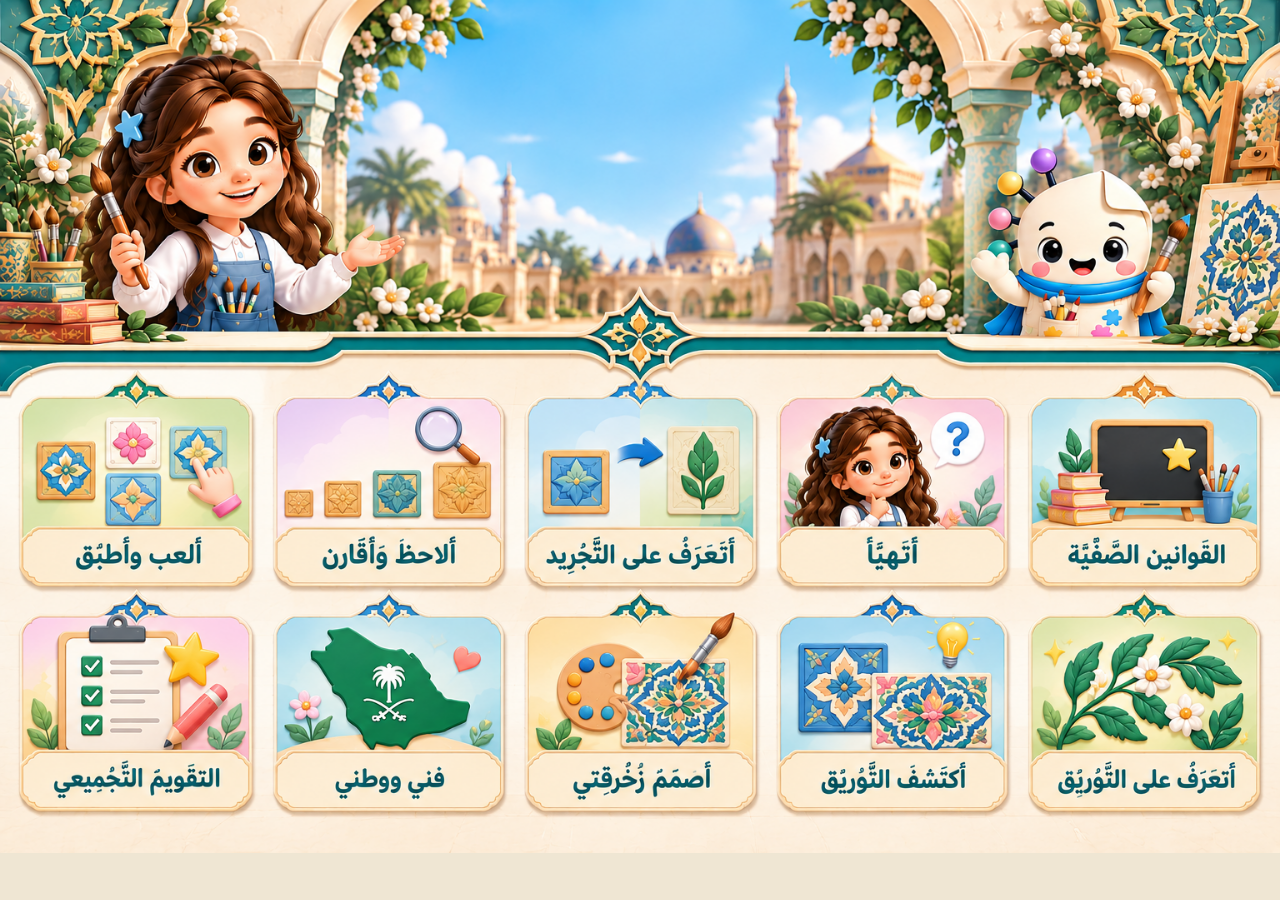
<file: index.html>
<!doctype html><html lang="ar" dir="rtl"><head><meta charset="utf-8"><meta name="viewport" content="width=device-width,initial-scale=1"><title>مجال الزخرفة</title><style>*{box-sizing:border-box}html,body{margin:0;min-height:100%;background:#efe6d3}.home{position:relative;width:100%;min-height:100vh}.home>img{width:100%;height:auto;display:block}.hotspots{position:absolute;inset:0}.hot{position:absolute;display:block;background:transparent;border:0;touch-action:manipulation;-webkit-tap-highlight-color:transparent}</style></head><body><div class="home"><img src="main-interface.png" alt="واجهة مجال الزخرفة"><div class="hotspots">
<a class="hot" href="rules.html" style="left:80.0%;top:46.0%;width:18.5%;height:23.5%" aria-label="القوانين الصفية"></a>
<a class="hot" href="warmup.html" style="left:60.8%;top:46.0%;width:18.0%;height:23.5%" aria-label="أتهيأ"></a>
<a class="hot" href="abstraction.html" style="left:41.2%;top:46.0%;width:18.0%;height:23.5%" aria-label="أتعرف على التجريد"></a>
<a class="hot" href="compare.html" style="left:21.5%;top:46.0%;width:18.0%;height:23.5%" aria-label="ألاحظ وأقارن"></a>
<a class="hot" href="game.html" style="left:1.5%;top:46.0%;width:18.5%;height:23.5%" aria-label="ألعب وأطبق"></a>
<a class="hot" href="tawreeq.html" style="left:80.0%;top:72.0%;width:18.5%;height:24.0%" aria-label="أتعرف على التوريق"></a>
<a class="hot" href="discover-tawreeq.html" style="left:60.8%;top:72.0%;width:18.0%;height:24.0%" aria-label="أكتشف التوريق"></a>
<a class="hot" href="design.html" style="left:41.2%;top:72.0%;width:18.0%;height:24.0%" aria-label="أصمم زخرفتي"></a>
<a class="hot" href="national.html" style="left:21.5%;top:72.0%;width:18.0%;height:24.0%" aria-label="فني ووطني"></a>
<a class="hot" href="assessment.html" style="left:1.5%;top:72.0%;width:18.5%;height:24.0%" aria-label="التقويم التجميعي"></a>
</div></div></body></html>
</file>
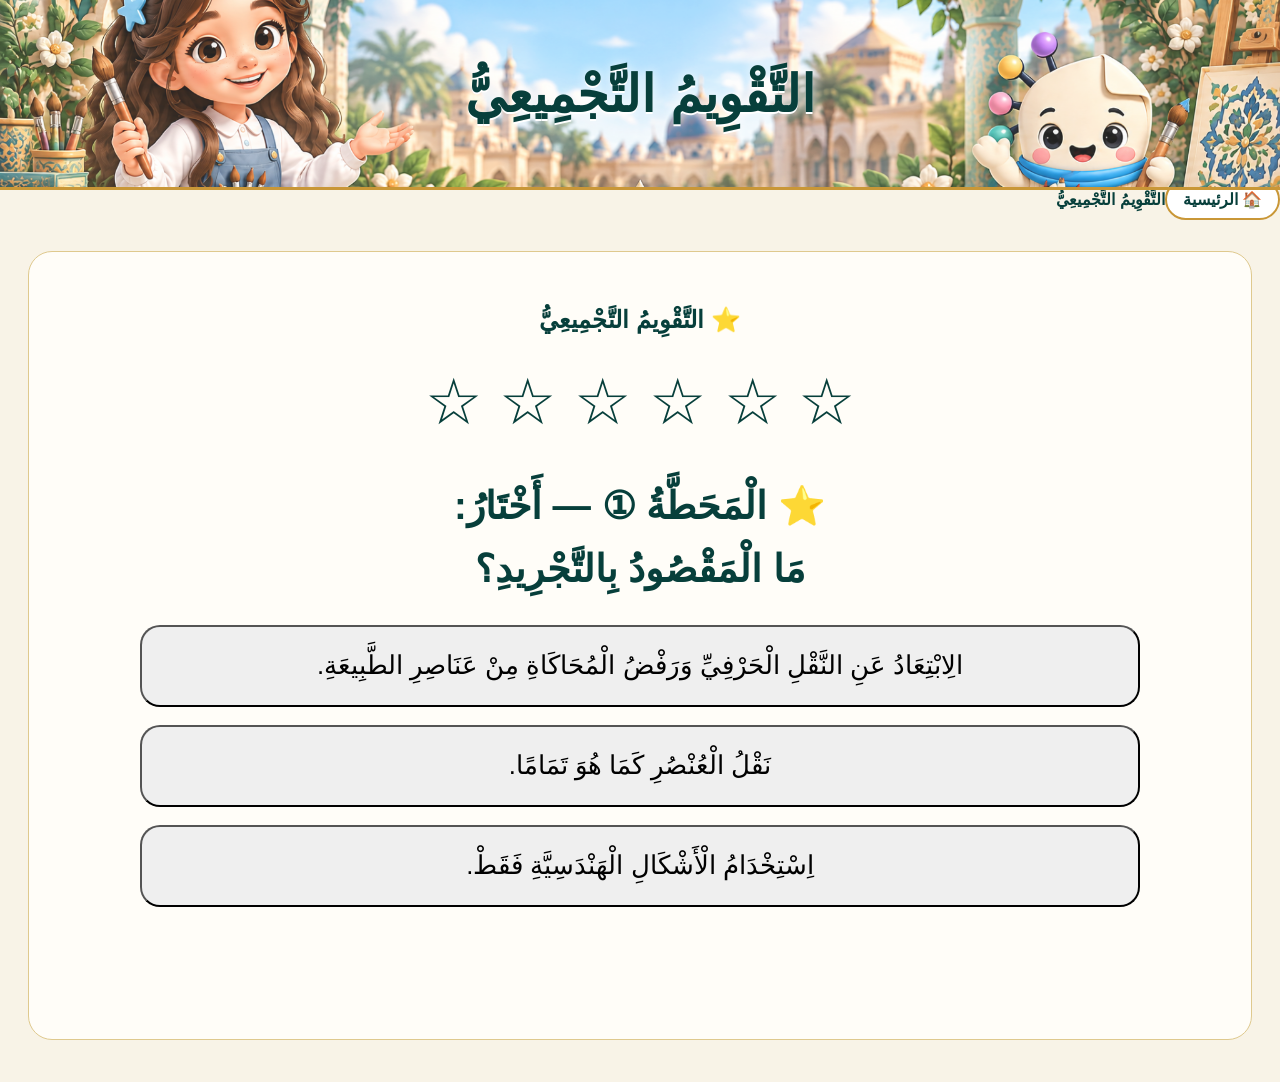
<file: assessment.html>
<!doctype html><html lang="ar" dir="rtl"><head><meta charset="utf-8"><meta name="viewport" content="width=device-width,initial-scale=1"><title>التقويم التجميعي</title><link rel="stylesheet" href="new.css"><style>
.assess-visual{display:flex;gap:14px;justify-content:center;flex-wrap:wrap;margin:18px auto}.vopt{width:210px;min-height:170px;border:2px solid #d8c69a;border-radius:20px;background:#fff;padding:12px;cursor:pointer}.vopt svg{width:100%;height:125px}.vopt img{width:100%;height:190px;object-fit:contain;display:block}.crop-choice{height:190px;background-image:url("tawreeq-choice.png");background-repeat:no-repeat;background-size:300% 100%;border-radius:14px}.crop-geo{background-position:left center}.crop-tawreeq{background-position:center center}.crop-natural{background-position:right center}.vopt.good{border-color:#16835b;background:#e9f8ef}.vopt.bad{border-color:#b5544d;background:#fff0ee}.order{display:flex;gap:10px;justify-content:center;flex-wrap:wrap;margin:20px 0}.order .option{min-width:150px;touch-action:none}.dragging{opacity:.45}.order .option.picked{outline:4px solid #c99737;outline-offset:2px;background:#fff7df}.hint{font-size:.95rem;opacity:.8}.pattern{font-size:42px;letter-spacing:10px;margin:18px}.feedback{min-height:42px;font-weight:700;margin:12px}.hidden{display:none!important}

/* iPad / classroom assessment sizing */
.content{max-width:1400px;margin:0 auto;padding:24px 28px}
.content .card{min-height:620px;padding:34px 38px}
#qs{max-width:1120px;margin:0 auto}
#qs h3{font-size:clamp(28px,3vw,42px);line-height:1.65;margin:24px 0 14px}
#qs p{font-size:clamp(22px,2.25vw,31px);line-height:1.75}
#stars{font-size:clamp(42px,5vw,64px)!important;line-height:1.5;margin:10px 0 24px}
.options{display:grid;grid-template-columns:1fr;gap:18px;max-width:1000px;margin:24px auto}
.options .option{width:100%;min-height:82px;padding:18px 24px;font-size:clamp(20px,2vw,28px);line-height:1.6;border-radius:20px}
.assess-visual{gap:24px;margin:28px auto}.vopt{width:min(30%,300px);min-width:230px;min-height:260px;padding:18px;font-size:22px}.vopt svg{height:185px}.vopt img{height:220px}.vopt b{display:none}
.order{gap:18px;margin:28px auto;max-width:1100px}.order .option{min-width:220px;min-height:78px;padding:15px 20px;font-size:24px}
.hint{font-size:20px}.pattern{font-size:58px;letter-spacing:16px;margin:28px}.feedback{min-height:56px;font-size:25px;margin:18px}.btn{font-size:23px;padding:15px 30px}
@media(max-width:800px){.content{padding:16px}.content .card{padding:24px 18px}.vopt{width:100%;max-width:520px}.assess-visual{flex-direction:column;align-items:center}.pattern{font-size:44px;letter-spacing:8px}}
</style></head><body><header class="hero"><img src="section-header.png" alt=""><h1>التَّقْوِيمُ التَّجْمِيعِيُّ</h1></header><div class="topbar"><a class="fab" href="index.html">🏠 الرئيسية</a><span class="spacer"></span><b>التَّقْوِيمُ التَّجْمِيعِيُّ</b></div><main class="content"><div class="card center"><h2>⭐ التَّقْوِيمُ التَّجْمِيعِيُّ</h2><div id="stars" style="font-size:34px">☆ ☆ ☆ ☆ ☆ ☆</div><div id="qs"></div><div id="final" class="hidden"><h2>🏆 أَحْسَنْتِ يَا فَنَّانَةَ الزَّخْرَفَةِ!</h2><p>أَتْمَمْتِ رِحْلَتَكِ فِي تَجْرِيدِ الْوَحْدَةِ الزُّخْرُفِيَّةِ النَّبَاتِيَّةِ وَالتَّوْرِيقِ فِي الزَّخَارِفِ الْإِسْلَامِيَّةِ. 🌿✨</p><h2>نَتِيجَتُكِ: ٦ / ٦ ⭐</h2></div></div></main>
<script>
let step=0; const qs=document.getElementById('qs'), starEl=document.getElementById('stars'), final=document.getElementById('final');
const leaf=`<svg viewBox="0 0 160 120"><path d="M25 92 Q65 18 138 28 Q112 98 25 92" fill="#64a96b" stroke="#08765f" stroke-width="5"/><path d="M34 87 Q80 65 128 35" stroke="#08765f" stroke-width="4" fill="none"/></svg>`;
const ornament=`<svg viewBox="0 0 160 120"><path d="M80 16 Q102 35 112 58 Q100 82 80 103 Q60 82 48 58 Q58 35 80 16Z" fill="#f2c9d4" stroke="#08765f" stroke-width="5"/><path d="M80 28 Q68 52 80 92 Q92 52 80 28" fill="#fffaf0" stroke="#c99737" stroke-width="4"/><path d="M48 58 Q25 48 18 69 Q39 88 62 76M112 58 Q135 48 142 69 Q121 88 98 76" fill="#64a96b" stroke="#08765f" stroke-width="4"/></svg>`;
const flower=`<svg viewBox="0 0 160 120"><g fill="#f3a9ba" stroke="#cf6e87" stroke-width="2"><ellipse cx="80" cy="34" rx="19" ry="29"/><ellipse cx="112" cy="58" rx="19" ry="29" transform="rotate(72 112 58)"/><ellipse cx="100" cy="94" rx="19" ry="29" transform="rotate(144 100 94)"/><ellipse cx="60" cy="94" rx="19" ry="29" transform="rotate(216 60 94)"/><ellipse cx="48" cy="58" rx="19" ry="29" transform="rotate(288 48 58)"/></g><circle cx="80" cy="65" r="12" fill="#d8a735"/></svg>`;
function stars(){starEl.textContent='⭐ '.repeat(step)+'☆ '.repeat(6-step)}
function fb(ok){const e=document.getElementById('fb');e.textContent=ok?'أَحْسَنْتِ! ⭐':'حَاوِلِي مَرَّةً أُخْرَى 🌱';return e}
function advance(){step++;stars();setTimeout(render,850)}
function choice(i,ok){document.querySelectorAll('.option,.vopt').forEach(x=>x.classList.remove('good','bad'));const b=document.querySelector(`[data-i="${i}"]`);if(i===ok){b.classList.add('good');fb(true);advance()}else{b.classList.add('bad');fb(false)}}
function textOptions(title,opts,ok,extra=''){qs.innerHTML=`<h3>${title}</h3>${extra}<div class="options">${opts.map((x,i)=>`<button class="option" data-i="${i}" onclick="choice(${i},${ok})">${x}</button>`).join('')}</div><div id="fb" class="feedback"></div>`}
function render(){qs.innerHTML=''; if(step===6){final.classList.remove('hidden');return}
 if(step===0)return textOptions('⭐ الْمَحَطَّةُ ① — أَخْتَارُ:<br>مَا الْمَقْصُودُ بِالتَّجْرِيدِ؟',['الِابْتِعَادُ عَنِ النَّقْلِ الْحَرْفِيِّ وَرَفْضُ الْمُحَاكَاةِ مِنْ عَنَاصِرِ الطَّبِيعَةِ.','نَقْلُ الْعُنْصُرِ كَمَا هُوَ تَمَامًا.','اِسْتِخْدَامُ الْأَشْكَالِ الْهَنْدَسِيَّةِ فَقَطْ.'],0);
 if(step===1){qs.innerHTML=`<h3>⭐ الْمَحَطَّةُ ② — أُشَاهِدُ وَأُمَيِّزُ</h3><p>أَيُّ شَكْلٍ يُمَثِّلُ وَحْدَةً زُخْرُفِيَّةً نَبَاتِيَّةً مُجَرَّدَةً؟</p><div class="assess-visual"><button class="vopt" data-i="0" onclick="choice(0,1)" aria-label="الخيار الأول"><img src="03_round_flower_natural.png" alt=""></button><button class="vopt" data-i="1" onclick="choice(1,1)" aria-label="الخيار الثاني"><img src="05_leaf_ornament.png" alt=""></button><button class="vopt" data-i="2" onclick="choice(2,1)" aria-label="الخيار الثالث"><img src="02_leaf_natural.png" alt=""></button></div><div id="fb" class="feedback"></div>`;return}
 if(step===2){qs.innerHTML=`<h3>⭐ الْمَحَطَّةُ ③ — أُرَتِّبُ</h3><p>رَتِّبِي الْخُطُوَاتِ حَتَّى نَصِلَ إِلَى وَحْدَةٍ زُخْرُفِيَّةٍ:</p><p class="hint">اِسْحَبِي الْبِطَاقَاتِ، أَوِ اضْغَطِي عَلَى بِطَاقَةٍ ثُمَّ عَلَى أُخْرَى لِتَبْدِيلِ مَكَانَيْهِمَا.</p><div id="order" class="order"></div><button class="btn" onclick="checkOrder()">أَتَحَقَّقُ ✨</button><div id="fb" class="feedback"></div>`;setupOrder();return}
 if(step===3){qs.innerHTML=`<h3>⭐ الْمَحَطَّةُ ④ — أَكْتَشِفُ</h3><p>أَيُّ التَّكْوِينَاتِ يُمَثِّلُ التَّوْرِيقَ فِي الزَّخْرَفَةِ؟ 🌿</p><div class="assess-visual"><button class="vopt" data-i="0" onclick="choice(0,1)" aria-label="الخيار الأول"><div class="crop-choice crop-geo"></div></button><button class="vopt" data-i="1" onclick="choice(1,1)" aria-label="الخيار الثاني"><div class="crop-choice crop-tawreeq"></div></button><button class="vopt" data-i="2" onclick="choice(2,1)" aria-label="الخيار الثالث"><div class="crop-choice crop-natural"></div></button></div><div id="fb" class="feedback"></div>`;return}
 if(step===4)return textOptions('⭐ الْمَحَطَّةُ ⑤ — أُكْمِلُ النَّمَطَ:<br>تَأَمَّلِي النَّمَطَ الزُّخْرُفِيَّ… أَيُّ شَكْلٍ يُكْمِلُهُ بِصُورَةٍ صَحِيحَةٍ؟',['◆ مُعَيَّن','🌿 وَحْدَةٌ زُخْرُفِيَّةٌ نَبَاتِيَّةٌ','● دَائِرَة'],0,'<div class="pattern">🌿 ◇ 🌿 ◇ 🌿 ❓</div>');
 if(step===5){qs.innerHTML=`<h3>⭐ الْمَحَطَّةُ ⑥ — أُطَبِّقُ</h3><p>أَيُّ تَكْوِينٍ اسْتَخْدَمَ الْوَحْدَةَ الزُّخْرُفِيَّةَ بِالتَّكْرَارِ؟</p><div class="assess-visual"><button class="vopt" data-i="0" onclick="choice(0,2)" aria-label="الخيار الأول"><img src="05_leaf_ornament.png" alt=""></button><button class="vopt" data-i="1" onclick="choice(1,2)" aria-label="الخيار الثاني"><img src="03_round_flower_natural.png" alt=""></button><button class="vopt" data-i="2" onclick="choice(2,2)" aria-label="الخيار الثالث"><img src="repeat-1.png" alt=""></button></div><div id="fb" class="feedback"></div>`;return}}
let picked=null,drag=null;
function setupOrder(){
 const vals=['تَحْوِيرٌ','عُنْصُرٌ نَبَاتِيٌّ','وَحْدَةٌ زُخْرُفِيَّةٌ','تَبْسِيطٌ'];
 const box=document.getElementById('order');
 picked=null; drag=null;
 vals.forEach(v=>{
  let b=document.createElement('button'); b.className='option'; b.textContent=v; b.draggable=true;
  b.addEventListener('dragstart',()=>{drag=b;b.classList.add('dragging')});
  b.addEventListener('dragend',()=>{b.classList.remove('dragging');drag=null});
  b.addEventListener('dragover',e=>e.preventDefault());
  b.addEventListener('drop',e=>{e.preventDefault();if(drag&&drag!==b)swap(drag,b)});
  // iPad/touch: tap one card, then tap another to swap them reliably.
  const pickOrSwap=()=>{
   if(!picked){picked=b;b.classList.add('picked')}
   else if(picked===b){b.classList.remove('picked');picked=null}
   else{const first=picked;swap(first,b);first.classList.remove('picked');picked=null}
  };
  b.addEventListener('click',pickOrSwap);
  b.addEventListener('touchend',e=>{e.preventDefault();pickOrSwap()},{passive:false});
  box.appendChild(b)
 })
}
function swap(a,b){const p=a.parentNode,mark=document.createElement('span');p.insertBefore(mark,a);p.insertBefore(a,b);p.insertBefore(b,mark);mark.remove()}
function checkOrder(){const a=[...document.querySelectorAll('#order .option')].map(x=>x.textContent),ok=['عُنْصُرٌ نَبَاتِيٌّ','تَبْسِيطٌ','تَحْوِيرٌ','وَحْدَةٌ زُخْرُفِيَّةٌ'];if(JSON.stringify(a)===JSON.stringify(ok)){fb(true);advance()}else fb(false)}
stars();render();
</script><script src="motivation.js"></script></body></html>
</file>
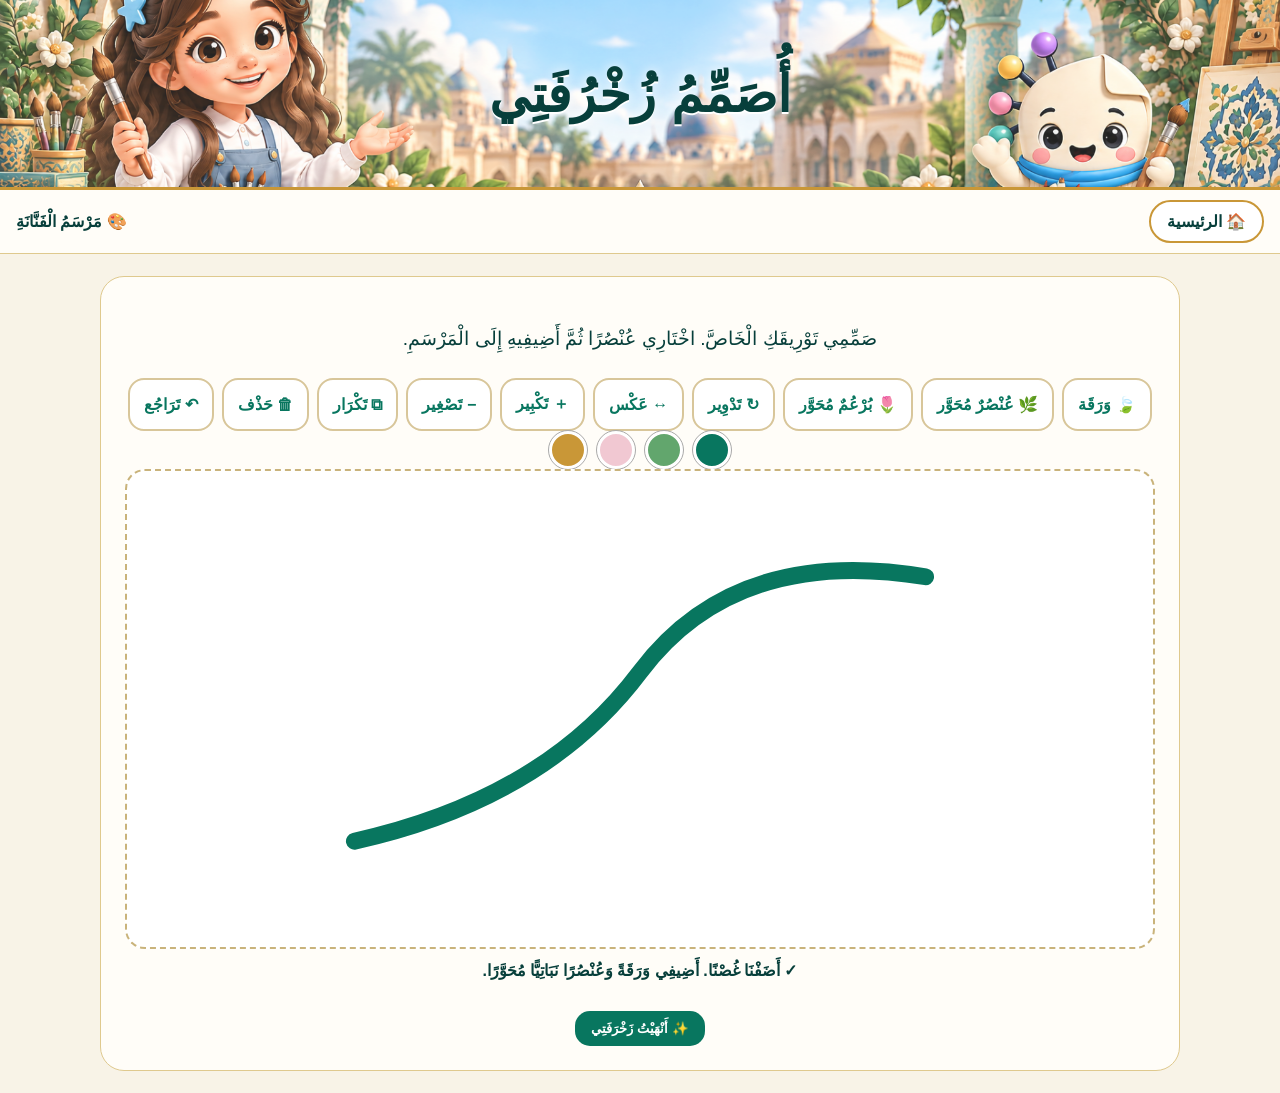
<file: design.html>
<!doctype html><html lang="ar" dir="rtl"><head><meta charset="utf-8"><meta name="viewport" content="width=device-width,initial-scale=1"><title>أصمم زخرفتي</title><link rel="stylesheet" href="new.css"></head><body><header class="hero"><img src="section-header.png" alt=""><h1>أُصَمِّمُ زُخْرُفَتِي</h1></header><div class="bar"><a class="fab" href="index.html">🏠 الرئيسية</a><b>🎨 مَرْسَمُ الْفَنَّانَةِ</b></div><main class="wrap"><section class="card"><p class="lead">صَمِّمِي تَوْرِيقَكِ الْخَاصَّ. اخْتَارِي عُنْصُرًا ثُمَّ أَضِيفِيهِ إِلَى الْمَرْسَمِ.</p><div class="tools"><button class="choice" onclick="add('leaf')">🍃 وَرَقَة</button><button class="choice" onclick="add('curl')">🌿 عُنْصُرٌ مُحَوَّر</button><button class="choice" onclick="add('bud')">🌷 بُرْعُمٌ مُحَوَّر</button><button class="choice" onclick="act('rot')">↻ تَدْوِير</button><button class="choice" onclick="act('flip')">↔ عَكْس</button><button class="choice" onclick="act('big')">＋ تَكْبِير</button><button class="choice" onclick="act('small')">− تَصْغِير</button><button class="choice" onclick="act('dup')">⧉ تَكْرَار</button><button class="choice" onclick="act('del')">🗑 حَذْف</button><button class="choice" onclick="undo()">↶ تَرَاجُع</button></div><div class="palette"><button class="sw" style="background:#08765f" onclick="color='#08765f'"></button><button class="sw" style="background:#62a66d" onclick="color='#62a66d'"></button><button class="sw" style="background:#f1c8d2" onclick="color='#f1c8d2'"></button><button class="sw" style="background:#c99737" onclick="color='#c99737'"></button></div><div class="canvasbox" id="board"><svg viewBox="0 0 700 450" style="position:absolute;inset:0;width:100%;height:100%;pointer-events:none"><path d="M80 350 Q260 310 350 190 T620 100" stroke="#08765f" stroke-width="16" fill="none" stroke-linecap="round"/></svg></div><div class="feedback" id="status">✓ أَضَفْنَا غُصْنًا. أَضِيفِي وَرَقَةً وَعُنْصُرًا نَبَاتِيًّا مُحَوَّرًا.</div><button class="btn" id="finish" disabled onclick="done()">✨ أَنْهَيْتُ زَخْرَفَتِي</button><a class="btn hidden" id="national" href="national.html">🇸🇦 فَنِّي وَوَطَنِي</a></section></main><script>
let selected=null,color='#62a66d',history=[],used=new Set();const svgs={leaf:`<svg viewBox="0 0 120 90"><path d="M10 70 Q55 5 110 30 Q70 95 10 70" fill="C" stroke="#08765f" stroke-width="5"/></svg>`,curl:`<svg viewBox="0 0 120 100"><path d="M15 80 Q20 15 65 45 Q105 70 75 90 Q45 105 35 75" fill="none" stroke="C" stroke-width="12" stroke-linecap="round"/></svg>`,bud:`<svg viewBox="0 0 120 100"><path d="M20 75 Q25 10 60 45 Q95 10 100 75 Q60 105 20 75" fill="C" stroke="#08765f" stroke-width="5"/></svg>`};function snap(){history.push(board.innerHTML)}function add(t){snap();let d=document.createElement('div');d.className='obj';d.dataset.t=t;d.dataset.rot=0;d.dataset.scale=1;d.dataset.flip=1;d.style.width='120px';d.style.left=(120+Math.random()*350)+'px';d.style.top=(100+Math.random()*200)+'px';d.innerHTML=svgs[t].replaceAll('C',color);d.onpointerdown=start;d.onclick=()=>select(d);board.appendChild(d);select(d);used.add(t);if(used.has('leaf')&&(used.has('curl')||used.has('bud')))finish.disabled=false}let ox,oy;function start(e){select(this);ox=e.clientX-this.offsetLeft;oy=e.clientY-this.offsetTop;this.setPointerCapture(e.pointerId);this.onpointermove=ev=>{this.style.left=(ev.clientX-ox)+'px';this.style.top=(ev.clientY-oy)+'px'};this.onpointerup=()=>this.onpointermove=null}function select(d){if(selected)selected.style.outline='';selected=d;d.style.outline='3px solid #c99737'}function tf(){selected.style.transform=`rotate(${selected.dataset.rot}deg) scale(${selected.dataset.scale}) scaleX(${selected.dataset.flip})`}function act(a){if(!selected)return;snap();if(a==='rot')selected.dataset.rot=+selected.dataset.rot+30;if(a==='flip')selected.dataset.flip=+selected.dataset.flip*-1;if(a==='big')selected.dataset.scale=+selected.dataset.scale+.15;if(a==='small')selected.dataset.scale=Math.max(.4,+selected.dataset.scale-.15);if(a==='del'){selected.remove();selected=null;return}if(a==='dup'){let c=selected.cloneNode(true);c.style.left=(selected.offsetLeft+30)+'px';c.style.top=(selected.offsetTop+30)+'px';c.onpointerdown=start;c.onclick=()=>select(c);board.appendChild(c);select(c)}tf()}function undo(){if(history.length)board.innerHTML=history.pop()}function done(){status.textContent='أَبْدَعْتِ! 🌿 صَمَّمْتِ تَكْوِينًا زُخْرُفِيًّا نَبَاتِيًّا خَاصًّا بِكِ.';national.classList.remove('hidden');finish.disabled=true;finishModal.style.display='grid'}
</script><div id="finishModal" style="display:none;position:fixed;inset:0;background:#0007;z-index:100;place-items:center"><div style="background:#fffdf8;border:3px solid #c99737;border-radius:28px;padding:30px;max-width:620px;text-align:center"><h2>✨ أَبْدَعْتِ يَا فَنَّانَةَ الزَّخْرَفَةِ! 🌿</h2><p style="font-size:1.25rem">زُخْرَفَتُكِ جَمِيلَةٌ وَمُمَيَّزَةٌ، أَحْسَنْتِ! ⭐</p><button class="btn" onclick="finishModal.style.display='none'">أُغْلِقُ</button></div></div><script>function finishArt(){finishModal.style.display='grid'}</script><script src="motivation.js"></script></body></html>
</file>
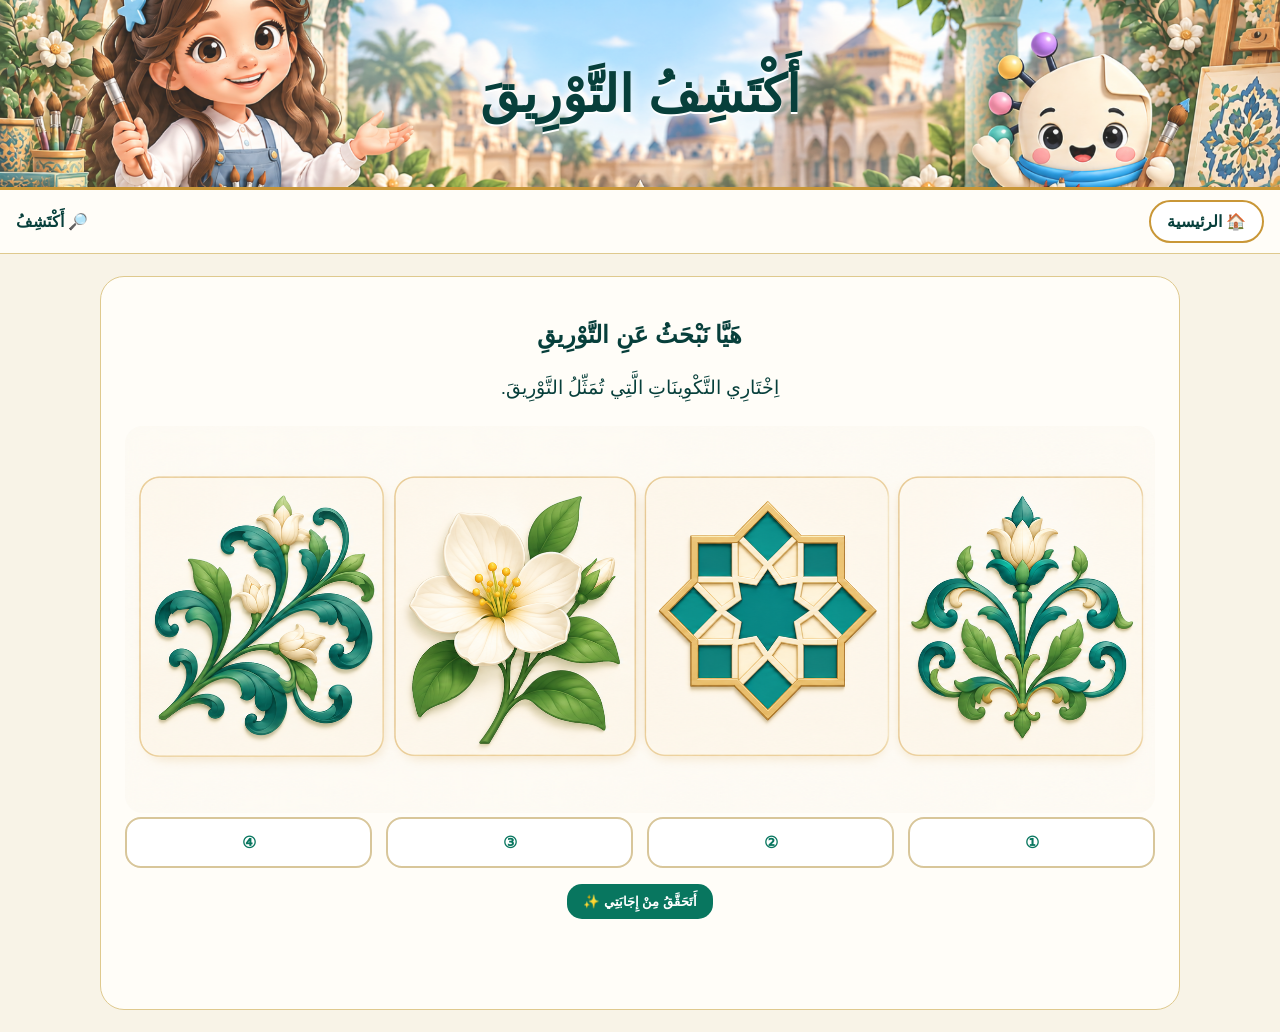
<file: discover-tawreeq.html>
<!doctype html><html lang="ar" dir="rtl"><head><meta charset="utf-8"><meta name="viewport" content="width=device-width,initial-scale=1"><title>أكتشف التوريق</title><link rel="stylesheet" href="new.css"></head><body><header class="hero"><img src="section-header.png" alt=""><h1>أَكْتَشِفُ التَّوْرِيقَ</h1></header><div class="bar"><a class="fab" href="index.html">🏠 الرئيسية</a><b>🔎 أَكْتَشِفُ</b></div><main class="wrap"><section class="card" id="choose"><h2>هَيَّا نَبْحَثُ عَنِ التَّوْرِيقِ</h2><p class="lead">اِخْتَارِي التَّكْوِينَاتِ الَّتِي تُمَثِّلُ التَّوْرِيقَ.</p><img class="visual" src="discover-options.png"><div class="grid4" id="opts"><button class="choice" data-i="0">①</button><button class="choice" data-i="1">②</button><button class="choice" data-i="2">③</button><button class="choice" data-i="3">④</button></div><p><button class="btn" onclick="check()">أَتَحَقَّقُ مِنْ إِجَابَتِي ✨</button></p><div class="feedback" id="fb"></div></section><section class="card hidden" id="lenssec"><h2>🌿 عَدَسَةُ الْفَنَّانَةِ</h2><p class="lead">🔎 حَرِّكِي الْعَدَسَةَ وَاكْتَشِفِي عَنَاصِرَ التَّوْرِيقِ الثَّلَاثَةَ.</p><div class="counter" id="count">اِكْتَشَفْتِ: ٠ / ٣ 🌿</div><div class="lenswrap" id="lw"><img id="base" src="lens-tawreeq.png"><div class="lens" id="lens"></div></div><div class="feedback" id="found"></div><a class="btn hidden" id="toDesign" href="design.html">✨ أُصَمِّمُ زَخْرَفَتِي</a></section></main><script src="common.js"></script><script>
let sel=new Set();document.querySelectorAll('#opts button').forEach(b=>b.onclick=()=>{let i=+b.dataset.i;sel.has(i)?sel.delete(i):sel.add(i);b.classList.toggle('selected')});function check(){if(sel.size===2&&sel.has(0)&&sel.has(3)){say('fb','أَحْسَنْتِ! 🌿 اكْتَشَفْتِ تَكْوِينَيِ التَّوْرِيقِ.',true);setTimeout(()=>{choose.classList.add('hidden');lenssec.classList.remove('hidden')},700)}else say('fb','حَاوِلِي مَرَّةً أُخْرَى 🌱 اخْتَارِي تَكْوِينَيْنِ نَبَاتِيَّيْنِ زُخْرُفِيَّيْنِ.',false)}
let got=new Set();const spots=[{x:.20,y:.55,n:'وَرَقَةٌ'},{x:.49,y:.58,n:'غُصْنٌ'},{x:.75,y:.38,n:'عُنْصُرٌ نَبَاتِيٌّ مُحَوَّرٌ'}];function move(e){let r=lw.getBoundingClientRect(),x=e.clientX-r.left,y=e.clientY-r.top;if(x<0||y<0||x>r.width||y>r.height)return;lens.style.display='block';lens.style.left=(x-75)+'px';lens.style.top=(y-75)+'px';let iw=base.naturalWidth,ih=base.naturalHeight,zoom=2;lens.style.backgroundImage=`url('lens-tawreeq.png')`;lens.style.backgroundSize=`${r.width*zoom}px ${r.height*zoom}px`;lens.style.backgroundPosition=`${-(x*zoom-75)}px ${-(y*zoom-75)}px`;spots.forEach((s,i)=>{if(Math.hypot(x/r.width-s.x,y/r.height-s.y)<.12&&!got.has(i)){got.add(i);found.textContent=`✓ اكْتَشَفْتِ: ${s.n}`;count.textContent=`اِكْتَشَفْتِ: ${['٠','١','٢','٣'][got.size]} / ٣ 🌿`;if(got.size===3){found.textContent='أَحْسَنْتِ! 🔎 اكْتَشَفْتِ عَنَاصِرَ التَّوْرِيقِ الثَّلَاثَةَ. 🌿';toDesign.classList.remove('hidden')}}})}lw.addEventListener('pointermove',move);lw.addEventListener('pointerdown',move);
</script><script src="motivation.js"></script></body></html>
</file>
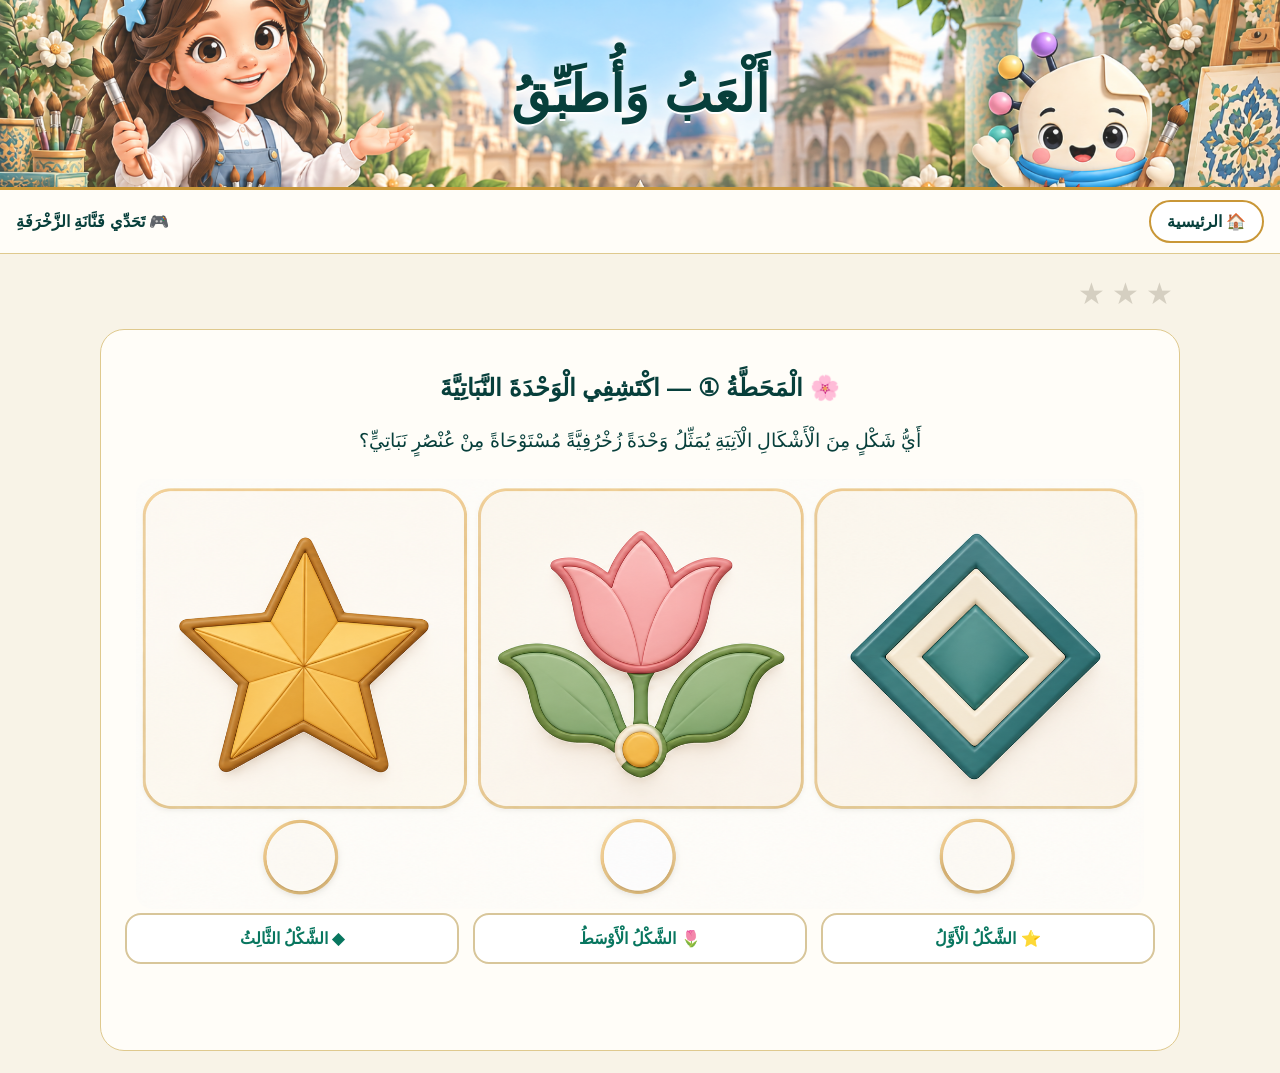
<file: game.html>
<!doctype html><html lang="ar" dir="rtl"><head><meta charset="utf-8"><meta name="viewport" content="width=device-width,initial-scale=1"><title>ألعب وأطبق</title><link rel="stylesheet" href="new.css"></head><body><header class="hero"><img src="section-header.png" alt=""><h1>أَلْعَبُ وَأُطَبِّقُ</h1></header><div class="bar"><a class="fab" href="index.html">🏠 الرئيسية</a><b>🎮 تَحَدِّي فَنَّانَةِ الزَّخْرَفَةِ</b></div><main class="wrap"><div class="stars" id="stars"></div>
<section class="card" id="s1"><h2>🌸 الْمَحَطَّةُ ① — اكْتَشِفِي الْوَحْدَةَ النَّبَاتِيَّةَ</h2><p class="lead">أَيُّ شَكْلٍ مِنَ الْأَشْكَالِ الْآتِيَةِ يُمَثِّلُ وَحْدَةً زُخْرُفِيَّةً مُسْتَوْحَاةً مِنْ عُنْصُرٍ نَبَاتِيٍّ؟</p><img class="visual" src="game-station1.png"><div class="grid3"><button class="choice" onclick="q1(false)">⭐ الشَّكْلُ الْأَوَّلُ</button><button class="choice" onclick="q1(true)">🌷 الشَّكْلُ الْأَوْسَطُ</button><button class="choice" onclick="q1(false)">◆ الشَّكْلُ الثَّالِثُ</button></div><div class="feedback" id="f1"></div></section>
<section class="card hidden" id="s2"><h2>🧩 الْمَحَطَّةُ ② — رَتِّبِي خُطُوَاتِ التَّجْرِيدِ</h2><p class="lead">اسْحَبِي الْبِطَاقَاتِ إِلَى الْخَانَاتِ بِالتَّرْتِيبِ الصَّحِيحِ.</p><div class="dragzone" id="bank"></div><div class="slots" id="slots"></div><p><button class="btn" onclick="checkOrder()">أَتَحَقَّقُ مِنْ تَرْتِيبِي ✨</button></p><div class="feedback" id="f2"></div></section>
<section class="card hidden" id="s3"><h2>🌿 الْمَحَطَّةُ ③ — أَكْمِلِي النَّمَطَ</h2><p class="lead">تَأَمَّلِي النَّمَطَ الزُّخْرُفِيَّ… أَيُّ شَكْلٍ يُكْمِلُهُ بِصُورَةٍ صَحِيحَةٍ؟</p><div style="font-size:42px;direction:ltr">🌿 ◆ 🌿 ◆ 🌿 ❓</div><div class="choices"><button class="choice" onclick="q3(true)">◆ مُعَيَّن</button><button class="choice" onclick="q3(false)">🌿 وَحْدَةٌ زُخْرُفِيَّةٌ نَبَاتِيَّةٌ</button><button class="choice" onclick="q3(false)">● دَائِرَة</button></div><div class="feedback" id="f3"></div></section>
<section class="card hidden" id="done"><h2>🏆 أَحْسَنْتِ! أَتْمَمْتِ تَحَدِّي فَنَّانَةِ الزَّخْرَفَةِ</h2><div style="font-size:45px">⭐⭐⭐</div><a class="btn" href="tawreeq.html">🌿 هَيَّا نَتَعَرَّفُ عَلَى التَّوْرِيقِ</a></section></main><script src="common.js"></script><script>
let score=0;const order=['عُنْصُرٌ نَبَاتِيٌّ','التَّبْسِيطُ','التَّجْرِيدُ','الْوَحْدَةُ الزُّخْرُفِيَّةُ'];let placed=[null,null,null,null],dragged=null;function upd(){document.getElementById('stars').innerHTML=stars(score)}upd();
function q1(ok){if(!ok)return say('f1','حَاوِلِي مَرَّةً أُخْرَى 🌱 ابْحَثِي عَنِ الشَّكْلِ الْمُسْتَوْحَى مِنَ النَّبَاتِ.',false);score=1;upd();say('f1','أَحْسَنْتِ! ⭐ هَذِهِ وَحْدَةٌ زُخْرُفِيَّةٌ مُسْتَوْحَاةٌ مِنَ النَّبَاتِ.',true);setTimeout(()=>{s1.classList.add('hidden');s2.classList.remove('hidden')},900)}
function initDrag(){let shuffled=[...order].sort(()=>Math.random()-.5);bank.innerHTML='';slots.innerHTML='';shuffled.forEach(x=>{let b=document.createElement('div');b.className='drag';b.textContent=x;b.draggable=true;b.dataset.v=x;b.ondragstart=()=>dragged=b;b.onpointerdown=e=>{dragged=b;b.setPointerCapture(e.pointerId)};b.onpointerup=e=>{let el=document.elementFromPoint(e.clientX,e.clientY)?.closest('.slot');if(el) put(el,b)};bank.appendChild(b)});for(let i=0;i<4;i++){let d=document.createElement('div');d.className='slot';d.dataset.i=i;d.textContent=`الخُطْوَةُ ${i+1}`;d.ondragover=e=>e.preventDefault();d.ondrop=e=>{e.preventDefault();put(d,dragged)};slots.appendChild(d)}}function put(slot,b){if(!b)return;let i=+slot.dataset.i;if(placed[i])bank.appendChild(placed[i]);placed[i]=b;slot.innerHTML='';slot.appendChild(b)}initDrag();
function checkOrder(){if(placed.every((b,i)=>b&&b.dataset.v===order[i])){score=2;upd();say('f2','أَحْسَنْتِ! ⭐ رَتَّبْتِ الْخُطُوَاتِ بِصُورَةٍ صَحِيحَةٍ.',true);setTimeout(()=>{s2.classList.add('hidden');s3.classList.remove('hidden')},900)}else say('f2','حَاوِلِي مَرَّةً أُخْرَى 🌱',false)}
function q3(ok){if(!ok)return say('f3','حَاوِلِي مَرَّةً أُخْرَى 🌱 وَرَاقِبِي تَكَرُّرَ الْأَشْكَالِ.',false);score=3;upd();say('f3','أَحْسَنْتِ! ⭐ اكْتَشَفْتِ التَّكْرَارَ فِي النَّمَطِ الزُّخْرُفِيِّ.',true);setTimeout(()=>{s3.classList.add('hidden');done.classList.remove('hidden')},900)}
</script><script src="motivation.js"></script></body></html>
</file>
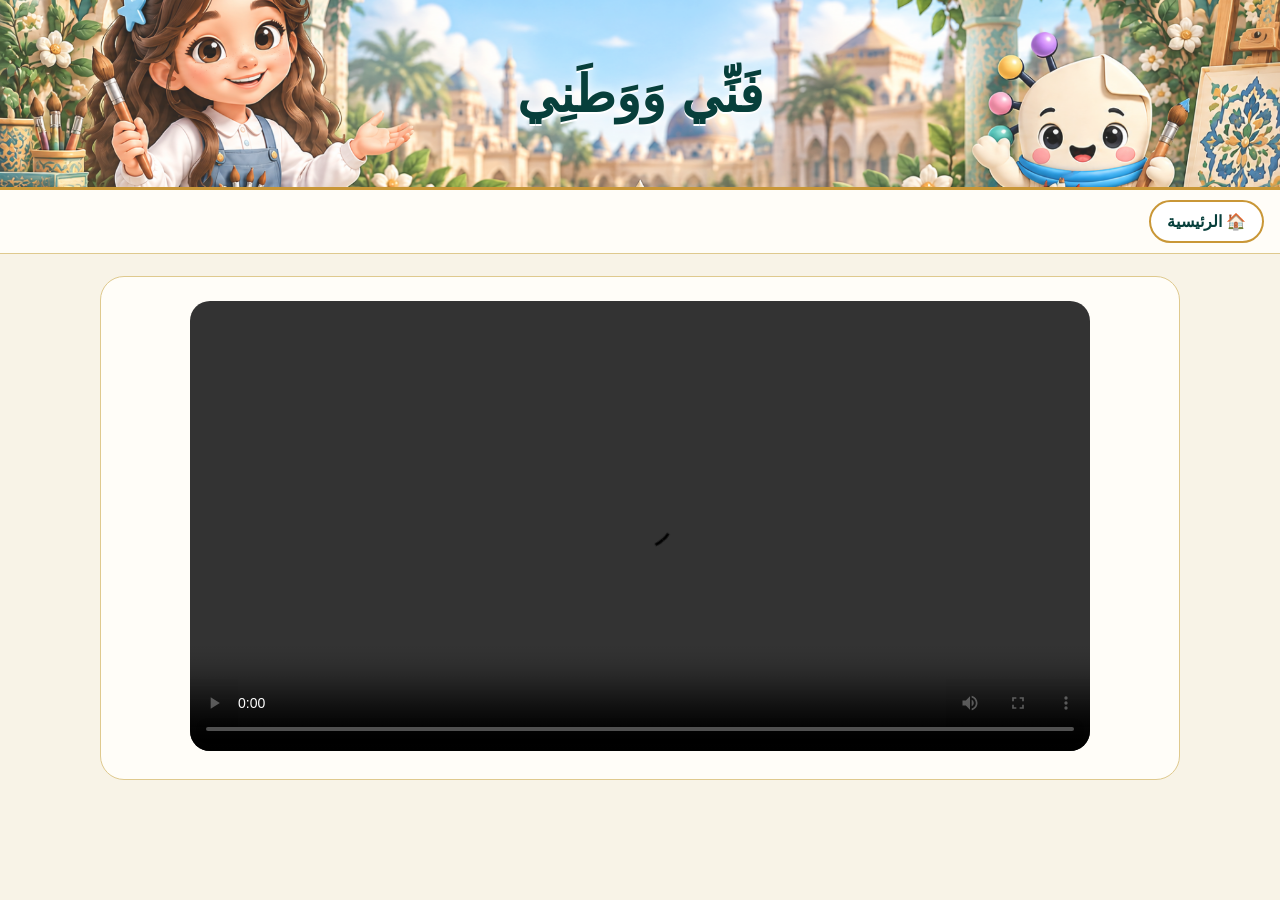
<file: national.html>
<!doctype html><html lang="ar" dir="rtl"><head><meta charset="utf-8"><meta name="viewport" content="width=device-width,initial-scale=1"><title>فني ووطني</title><link rel="stylesheet" href="new.css"></head><body><header class="hero"><img src="section-header.png" alt=""><h1>فَنِّي وَوَطَنِي</h1></header><div class="bar"><a class="fab" href="index.html">🏠 الرئيسية</a></div><main class="wrap"><section class="card"><video class="video" src="national-video.mp4" controls playsinline></video></section></main></body></html>
</file>
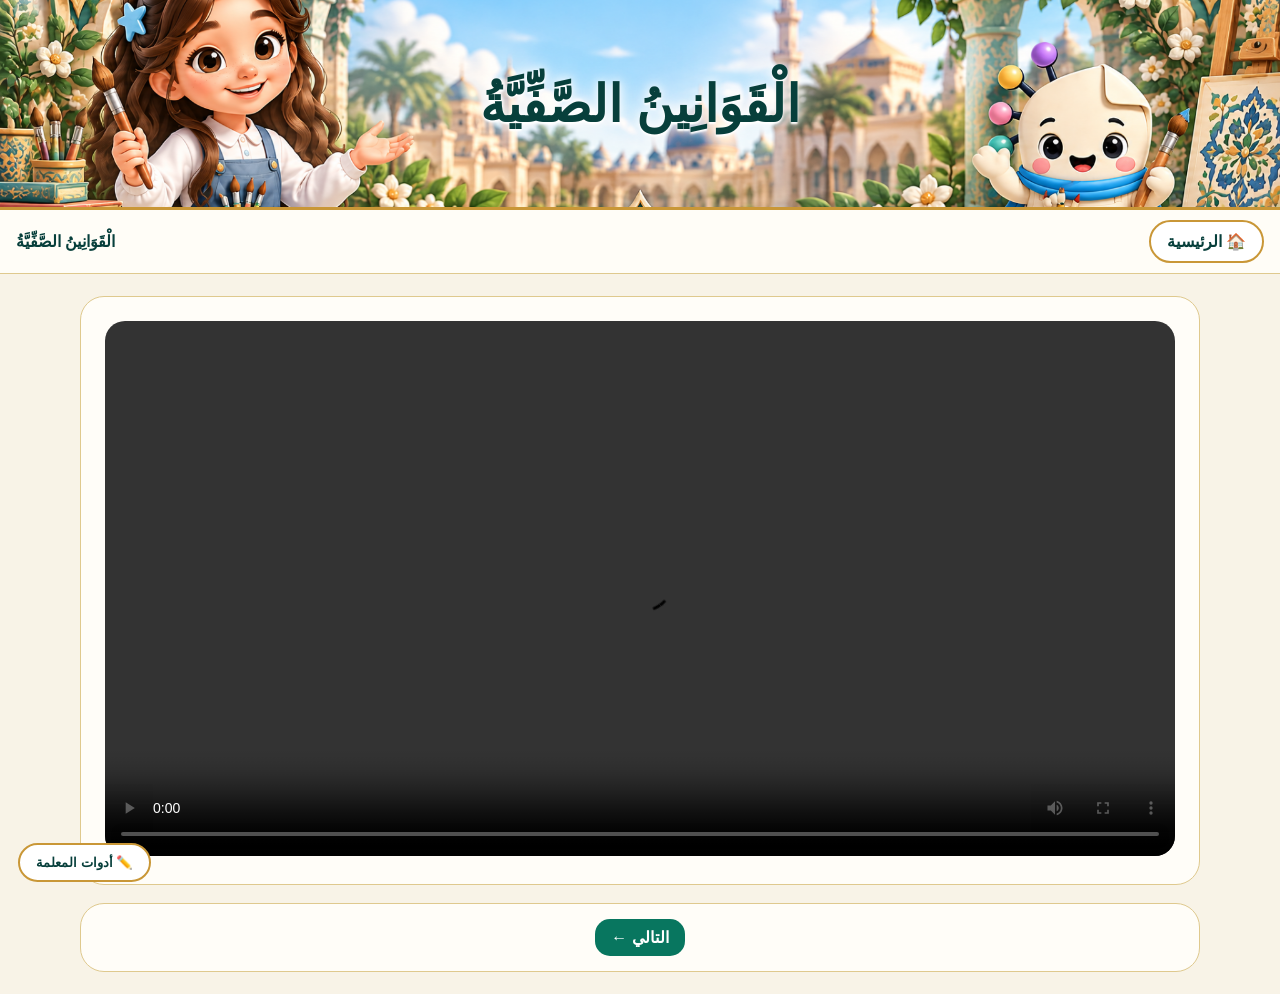
<file: rules.html>
<!doctype html><html lang="ar" dir="rtl"><head><meta charset="utf-8"><meta name="viewport" content="width=device-width,initial-scale=1"><title>الْقَوَانِينُ الصَّفِّيَّةُ</title><style>:root{--ink:#073f3b;--green:#08765f;--gold:#c99737;--cream:#fffaf0;--bad:#b5544d}*{box-sizing:border-box}body{margin:0;font-family:Tahoma,Arial,sans-serif;background:#f8f3e7;color:var(--ink)}.hero{height:210px;position:relative;overflow:hidden;border-bottom:3px solid var(--gold)}.hero img{width:100%;height:100%;object-fit:cover}.hero h1{position:absolute;inset:0;display:grid;place-items:center;margin:0;font-size:clamp(28px,4vw,58px);color:#073f3b;text-shadow:0 2px 2px #fff,0 0 10px #fff,0 0 18px #fff;background:transparent;font-weight:800}.bar{position:sticky;top:0;z-index:10;display:flex;gap:10px;align-items:center;padding:10px 16px;background:#fffdf8ee;border-bottom:1px solid #dfc98e}.bar b{margin-inline-start:auto}.fab,.btn{border:2px solid var(--gold);border-radius:999px;background:#fff;color:var(--ink);padding:10px 16px;font-weight:700;text-decoration:none;cursor:pointer}.btn{border:0;background:var(--green);color:#fff;border-radius:15px}.wrap{width:min(1120px,94%);margin:22px auto}.card{background:#fffdf8;border:1px solid #dfc98e;border-radius:24px;padding:24px;margin:18px 0;text-align:center}.lead{font-size:1.15rem;line-height:2}.visual{max-width:100%;max-height:430px;object-fit:contain;border-radius:18px}.choices{display:grid;gap:10px;margin-top:18px}.choice{padding:13px;border:2px solid #d8c69a;border-radius:16px;background:white;font:inherit;color:#1682e7;cursor:pointer}.good{border-color:#16835b!important;background:#e9f8ef!important}.bad{border-color:#b5544d!important;background:#fff0ee!important}.feedback{min-height:36px;font-weight:700;margin:12px}.hidden{display:none!important}.stagebar{display:flex;justify-content:center;gap:8px;margin:12px}.dot{padding:7px 12px;border-radius:999px;background:#eee}.dot.on{background:#dff3e8;font-weight:700}.pairgrid{display:grid;grid-template-columns:repeat(3,1fr);gap:16px}.pick{border:3px solid transparent;border-radius:18px;padding:6px;background:#fff;cursor:pointer}.pick img{width:100%;border-radius:14px}.two{display:grid;grid-template-columns:1fr 1fr;gap:16px}.svgbox{display:flex;justify-content:center}.palette{display:flex;gap:12px;justify-content:center;margin:14px}.sw{width:40px;height:40px;border-radius:50%;border:3px solid white;outline:1px solid #aaa}.teacher{position:fixed;left:18px;bottom:18px;z-index:30}.panel{position:fixed;left:18px;bottom:70px;background:white;border:2px solid var(--gold);border-radius:16px;padding:10px;z-index:31;display:none}.panel.on{display:block}canvas{position:fixed;inset:0;z-index:25;pointer-events:none}canvas.on{pointer-events:auto}@media(max-width:700px){.hero{height:145px}.pairgrid{grid-template-columns:1fr}.two{grid-template-columns:1fr}}</style></head><body><header class="hero"><img src="section-header.png" alt=""><h1>الْقَوَانِينُ الصَّفِّيَّةُ</h1></header><nav class="bar"><a class="fab" href="index.html">🏠 الرئيسية</a><span></span><b>الْقَوَانِينُ الصَّفِّيَّةُ</b></nav><main class="wrap"><section class="card"><video controls playsinline style="width:100%;max-height:65vh;border-radius:20px"><source src="Video(7).mp4" type="video/mp4"></video></section><div class="card"><a class="btn" href="warmup.html">التالي ←</a></div></main><canvas id="draw"></canvas><button class="fab teacher" onclick="toggleTeacher()">✏️ أدوات المعلمة</button><div id="panel" class="panel"><b>✏️ أدوات المعلمة</b><br><button onclick="tool='pen'">قلم</button><button onclick="tool='marker'">محدد</button><button onclick="tool='eraser'">ممحاة</button><span style="display:inline-flex;gap:5px;margin:6px"><button aria-label="أخضر" onclick="ink='#073f3b'" style="width:25px;height:25px;border-radius:50%;background:#073f3b"></button><button aria-label="أزرق" onclick="ink='#1682e7'" style="width:25px;height:25px;border-radius:50%;background:#1682e7"></button><button aria-label="أحمر" onclick="ink='#c84f4f'" style="width:25px;height:25px;border-radius:50%;background:#c84f4f"></button><button aria-label="ذهبي" onclick="ink='#c99737'" style="width:25px;height:25px;border-radius:50%;background:#c99737"></button></span><button onclick="undo()">↩</button><button onclick="clearC()">مسح</button></div><script>const c=document.getElementById('draw'),x=c.getContext('2d');let drawing=false,tool='pen',ink='#073f3b',hist=[];function rs(){c.width=innerWidth;c.height=innerHeight}rs();addEventListener('resize',rs);function toggleTeacher(){panel.classList.toggle('on');c.classList.toggle('on')}c.onpointerdown=e=>{hist.push(c.toDataURL());drawing=true;x.beginPath();x.moveTo(e.clientX,e.clientY)};c.onpointermove=e=>{if(!drawing)return;x.lineCap='round';x.globalAlpha=tool==='marker'?.25:1;x.globalCompositeOperation=tool==='eraser'?'destination-out':'source-over';x.strokeStyle=ink;x.lineWidth=tool==='marker'?22:tool==='eraser'?30:4;x.lineTo(e.clientX,e.clientY);x.stroke()};c.onpointerup=()=>{drawing=false;x.globalAlpha=1;x.globalCompositeOperation='source-over'};function clearC(){x.clearRect(0,0,c.width,c.height)}function undo(){let u=hist.pop();clearC();if(u){let i=new Image;i.onload=()=>x.drawImage(i,0,0);i.src=u}}</script></body></html>
</file>
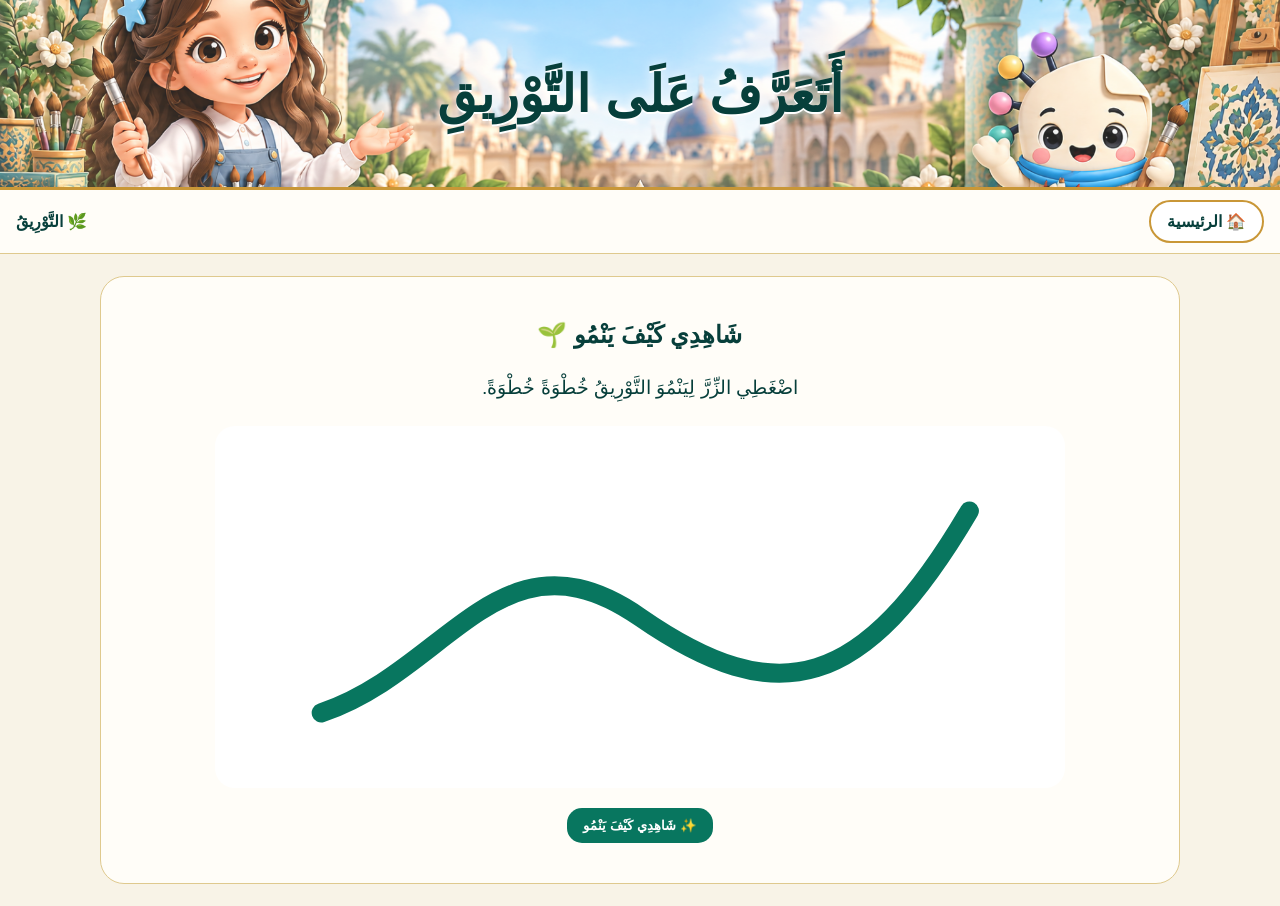
<file: tawreeq.html>
<!doctype html><html lang="ar" dir="rtl"><head><meta charset="utf-8"><meta name="viewport" content="width=device-width,initial-scale=1"><title>أتعرف على التوريق</title><link rel="stylesheet" href="new.css"></head><body><header class="hero"><img src="section-header.png" alt=""><h1>أَتَعَرَّفُ عَلَى التَّوْرِيقِ</h1></header><div class="bar"><a class="fab" href="index.html">🏠 الرئيسية</a><b>🌿 التَّوْرِيقُ</b></div><main class="wrap"><section class="card" id="grow"><h2>شَاهِدِي كَيْفَ يَنْمُو 🌱</h2><p class="lead">اضْغَطِي الزِّرَّ لِيَنْمُوَ التَّوْرِيقُ خُطْوَةً خُطْوَةً.</p><svg id="plant" viewBox="0 0 800 340" style="max-width:850px;width:100%;background:#fff;border-radius:20px"><path d="M100 270 C220 230 270 90 400 180 S610 250 710 80" fill="none" stroke="#08765f" stroke-width="18" stroke-linecap="round"/><g id="leaves" class="hidden" fill="#4f9b68"><ellipse cx="220" cy="190" rx="55" ry="25" transform="rotate(-35 220 190)"/><ellipse cx="330" cy="145" rx="55" ry="25" transform="rotate(30 330 145)"/><ellipse cx="510" cy="210" rx="55" ry="25" transform="rotate(-30 510 210)"/><ellipse cx="640" cy="135" rx="55" ry="25" transform="rotate(35 640 135)"/></g><g id="mods" class="hidden" fill="none" stroke="#c99737" stroke-width="12"><path d="M270 210 q-70 60 0 95 q70 35 95-35"/><path d="M545 175 q70-70 120 0 q25 45-20 75"/></g><g id="flowers" class="hidden" fill="#f3d6d7" stroke="#08765f" stroke-width="5"><path d="M390 175 q-50-70-80 0 q40 65 80 0 q30 65 80 0 q-30-70-80 0"/><circle cx="390" cy="180" r="16" fill="#c99737"/></g></svg><p><button class="btn" id="growBtn" onclick="nextGrow()">✨ شَاهِدِي كَيْفَ يَنْمُو</button></p><div id="def" class="hidden"><h2>هَذَا هُوَ التَّوْرِيقُ 🌿</h2><p class="lead">التَّوْرِيقُ تَكْوِينٌ زُخْرُفِيٌّ نَبَاتِيٌّ يَعْتَمِدُ عَلَى أَوْرَاقٍ وَأَغْصَانٍ وَعَنَاصِرَ نَبَاتِيَّةٍ مُحَوَّرَةٍ وَمُنَظَّمَةٍ.</p><div class="grid3"><div class="card"><svg viewBox="0 0 180 130"><path d="M30 100 Q90 10 150 50 Q95 125 30 100" fill="#62a66d"/><path d="M35 98 Q90 70 145 52" stroke="#08765f" stroke-width="5" fill="none"/></svg><b>وَرَقَةٌ</b></div><div class="card"><svg viewBox="0 0 180 130"><path d="M20 100 Q90 90 150 25" stroke="#08765f" stroke-width="12" fill="none" stroke-linecap="round"/></svg><b>غُصْنٌ</b></div><div class="card"><svg viewBox="0 0 180 130"><path d="M30 95 Q35 20 90 50 Q145 20 150 95 Q90 125 30 95" fill="#f2c8d1" stroke="#08765f" stroke-width="6"/></svg><b>عُنْصُرٌ نَبَاتِيٌّ مُحَوَّرٌ</b></div></div><button class="btn" onclick="grow.classList.add('hidden');quiz.classList.remove('hidden')">🔍 هَيَّا نَكْتَشِفُ التَّوْرِيقَ</button></div></section>
<section class="card hidden" id="quiz"><h2>🔍 أَيُّ الْأَشْكَالِ الْآتِيَةِ يُمَثِّلُ تَوْرِيقًا؟</h2><img class="visual" src="tawreeq-choice.png"><div class="grid3"><button class="choice" onclick="ans(false)">الشَّكْلُ الْأَوَّلُ</button><button class="choice" onclick="ans(true)">الشَّكْلُ الْأَوْسَطُ</button><button class="choice" onclick="ans(false)">الشَّكْلُ الثَّالِثُ</button></div><div class="feedback" id="fb"></div><a id="next" class="btn hidden" href="discover-tawreeq.html">التَّالِي ✨</a></section></main><script src="common.js"></script><script>let st=0;function nextGrow(){st++;if(st===1)leaves.classList.remove('hidden');if(st===2)mods.classList.remove('hidden');if(st>=3){flowers.classList.remove('hidden');def.classList.remove('hidden');growBtn.classList.add('hidden')}}function ans(ok){if(ok){say('fb','أَحْسَنْتِ! 🌿 هَذَا تَوْرِيقٌ؛ لِأَنَّهُ تَكْوِينٌ زُخْرُفِيٌّ يَجْمَعُ الْأَغْصَانَ وَالْأَوْرَاقَ وَالْعَنَاصِرَ النَّبَاتِيَّةَ الْمُحَوَّرَةَ.',true);next.classList.remove('hidden')}else say('fb','حَاوِلِي مَرَّةً أُخْرَى 🌱 وَابْحَثِي عَنِ التَّكْوِينِ الَّذِي تَتَرَابَطُ فِيهِ الْأَغْصَانُ وَالْأَوْرَاقُ.',false)}</script><script src="motivation.js"></script></body></html>
</file>
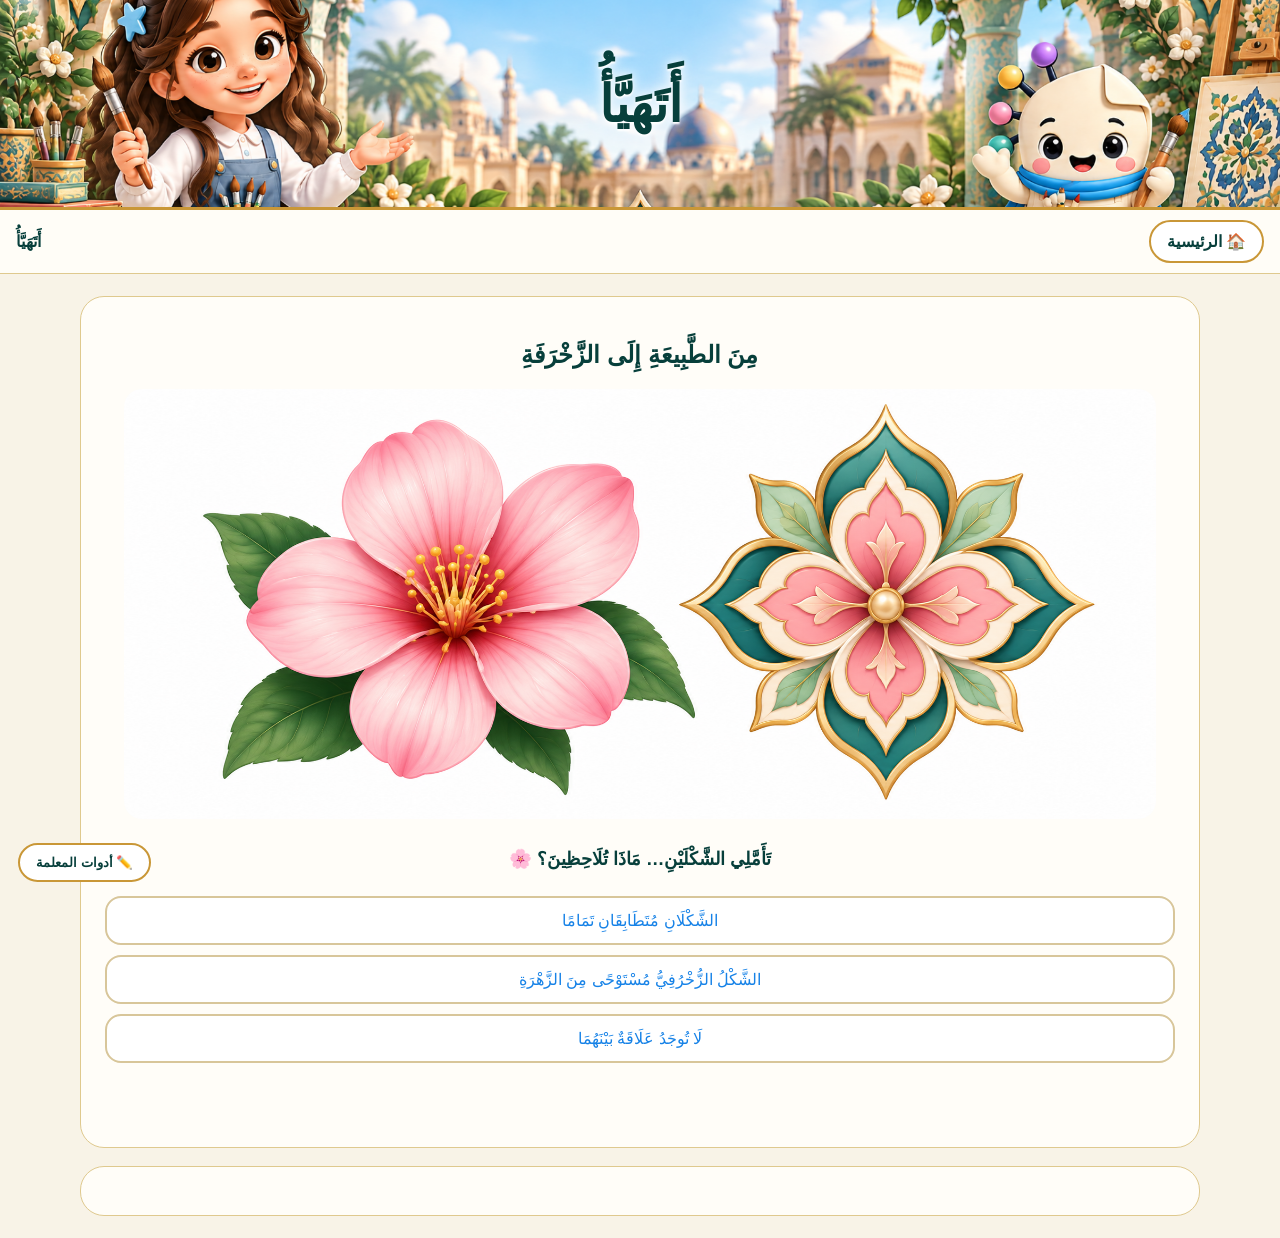
<file: warmup.html>
<!doctype html><html lang="ar" dir="rtl"><head><meta charset="utf-8"><meta name="viewport" content="width=device-width,initial-scale=1"><title>أَتَهَيَّأُ</title><style>:root{--ink:#073f3b;--green:#08765f;--gold:#c99737;--cream:#fffaf0;--bad:#b5544d}*{box-sizing:border-box}body{margin:0;font-family:Tahoma,Arial,sans-serif;background:#f8f3e7;color:var(--ink)}.hero{height:210px;position:relative;overflow:hidden;border-bottom:3px solid var(--gold)}.hero img{width:100%;height:100%;object-fit:cover}.hero h1{position:absolute;inset:0;display:grid;place-items:center;margin:0;font-size:clamp(28px,4vw,58px);color:#073f3b;text-shadow:0 2px 2px #fff,0 0 10px #fff,0 0 18px #fff;background:transparent;font-weight:800}.bar{position:sticky;top:0;z-index:10;display:flex;gap:10px;align-items:center;padding:10px 16px;background:#fffdf8ee;border-bottom:1px solid #dfc98e}.bar b{margin-inline-start:auto}.fab,.btn{border:2px solid var(--gold);border-radius:999px;background:#fff;color:var(--ink);padding:10px 16px;font-weight:700;text-decoration:none;cursor:pointer}.btn{border:0;background:var(--green);color:#fff;border-radius:15px}.wrap{width:min(1120px,94%);margin:22px auto}.card{background:#fffdf8;border:1px solid #dfc98e;border-radius:24px;padding:24px;margin:18px 0;text-align:center}.lead{font-size:1.15rem;line-height:2}.visual{max-width:100%;max-height:430px;object-fit:contain;border-radius:18px}.choices{display:grid;gap:10px;margin-top:18px}.choice{padding:13px;border:2px solid #d8c69a;border-radius:16px;background:white;font:inherit;color:#1682e7;cursor:pointer}.good{border-color:#16835b!important;background:#e9f8ef!important}.bad{border-color:#b5544d!important;background:#fff0ee!important}.feedback{min-height:36px;font-weight:700;margin:12px}.hidden{display:none!important}.stagebar{display:flex;justify-content:center;gap:8px;margin:12px}.dot{padding:7px 12px;border-radius:999px;background:#eee}.dot.on{background:#dff3e8;font-weight:700}.pairgrid{display:grid;grid-template-columns:repeat(3,1fr);gap:16px}.pick{border:3px solid transparent;border-radius:18px;padding:6px;background:#fff;cursor:pointer}.pick img{width:100%;border-radius:14px}.two{display:grid;grid-template-columns:1fr 1fr;gap:16px}.svgbox{display:flex;justify-content:center}.palette{display:flex;gap:12px;justify-content:center;margin:14px}.sw{width:40px;height:40px;border-radius:50%;border:3px solid white;outline:1px solid #aaa}.teacher{position:fixed;left:18px;bottom:18px;z-index:30}.panel{position:fixed;left:18px;bottom:70px;background:white;border:2px solid var(--gold);border-radius:16px;padding:10px;z-index:31;display:none}.panel.on{display:block}canvas{position:fixed;inset:0;z-index:25;pointer-events:none}canvas.on{pointer-events:auto}@media(max-width:700px){.hero{height:145px}.pairgrid{grid-template-columns:1fr}.two{grid-template-columns:1fr}}</style></head><body><header class="hero"><img src="section-header.png" alt=""><h1>أَتَهَيَّأُ</h1></header><nav class="bar"><a class="fab" href="index.html">🏠 الرئيسية</a><span></span><b>أَتَهَيَّأُ</b></nav><main class="wrap"><section class="card"><h2>مِنَ الطَّبِيعَةِ إِلَى الزَّخْرَفَةِ</h2><img class="visual" src="warmup-pair.png"><p class="lead"><b>تَأَمَّلِي الشَّكْلَيْنِ… مَاذَا تُلَاحِظِينَ؟ 🌸</b></p><div class="choices" id="q"><button class="choice">الشَّكْلَانِ مُتَطَابِقَانِ تَمَامًا</button><button class="choice" data-ok="1">الشَّكْلُ الزُّخْرُفِيُّ مُسْتَوْحًى مِنَ الزَّهْرَةِ</button><button class="choice">لَا تُوجَدُ عَلَاقَةٌ بَيْنَهُمَا</button></div><div id="fb" class="feedback"></div><button class="btn" id="go" style="display:none" onclick="location.href='abstraction.html'">🌿 هَيَّا نَكْتَشِفُ كَيْفَ يَحْدُثُ ذَلِكَ</button></section><script>q.querySelectorAll('button').forEach(b=>b.onclick=()=>{q.querySelectorAll('button').forEach(z=>z.classList.remove('bad','good'));if(b.dataset.ok){b.classList.add('good');fb.textContent='أَحْسَنْتِ! ✨ يُمْكِنُ لِلْفَنَّانِ أَنْ يَسْتَلْهِمَ مِنَ الطَّبِيعَةِ وَيُحَوِّلَ عَنَاصِرَهَا إِلَى أَشْكَالٍ زُخْرُفِيَّةٍ.';go.style.display='inline-block'}else{b.classList.add('bad');fb.textContent='حَاوِلِي مَرَّةً أُخْرَى'}}</script><div class="card"></div></main><canvas id="draw"></canvas><button class="fab teacher" onclick="toggleTeacher()">✏️ أدوات المعلمة</button><div id="panel" class="panel"><b>✏️ أدوات المعلمة</b><br><button onclick="tool='pen'">قلم</button><button onclick="tool='marker'">محدد</button><button onclick="tool='eraser'">ممحاة</button><span style="display:inline-flex;gap:5px;margin:6px"><button aria-label="أخضر" onclick="ink='#073f3b'" style="width:25px;height:25px;border-radius:50%;background:#073f3b"></button><button aria-label="أزرق" onclick="ink='#1682e7'" style="width:25px;height:25px;border-radius:50%;background:#1682e7"></button><button aria-label="أحمر" onclick="ink='#c84f4f'" style="width:25px;height:25px;border-radius:50%;background:#c84f4f"></button><button aria-label="ذهبي" onclick="ink='#c99737'" style="width:25px;height:25px;border-radius:50%;background:#c99737"></button></span><button onclick="undo()">↩</button><button onclick="clearC()">مسح</button></div><script>const c=document.getElementById('draw'),x=c.getContext('2d');let drawing=false,tool='pen',ink='#073f3b',hist=[];function rs(){c.width=innerWidth;c.height=innerHeight}rs();addEventListener('resize',rs);function toggleTeacher(){panel.classList.toggle('on');c.classList.toggle('on')}c.onpointerdown=e=>{hist.push(c.toDataURL());drawing=true;x.beginPath();x.moveTo(e.clientX,e.clientY)};c.onpointermove=e=>{if(!drawing)return;x.lineCap='round';x.globalAlpha=tool==='marker'?.25:1;x.globalCompositeOperation=tool==='eraser'?'destination-out':'source-over';x.strokeStyle=ink;x.lineWidth=tool==='marker'?22:tool==='eraser'?30:4;x.lineTo(e.clientX,e.clientY);x.stroke()};c.onpointerup=()=>{drawing=false;x.globalAlpha=1;x.globalCompositeOperation='source-over'};function clearC(){x.clearRect(0,0,c.width,c.height)}function undo(){let u=hist.pop();clearC();if(u){let i=new Image;i.onload=()=>x.drawImage(i,0,0);i.src=u}}</script><script src="motivation.js"></script></body></html>
</file>
<file: new.css>
:root{--ink:#073f3b;--green:#08765f;--gold:#c99737;--cream:#fffaf0;--bad:#b5544d;--pink:#f7c9d6}*{box-sizing:border-box}body{margin:0;font-family:Tahoma,Arial,sans-serif;background:#f8f3e7;color:var(--ink)}.hero{height:190px;position:relative;overflow:hidden;border-bottom:3px solid var(--gold)}.hero img{width:100%;height:100%;object-fit:cover}.hero h1{position:absolute;inset:0;display:grid;place-items:center;margin:0;font-size:clamp(28px,4vw,52px);text-shadow:0 2px #fff,0 0 12px #fff;background:#fff2}.bar{display:flex;gap:10px;align-items:center;padding:10px 16px;background:#fffdf8;border-bottom:1px solid #dfc98e}.bar b{margin-inline-start:auto}.fab,.btn{border:2px solid var(--gold);border-radius:999px;background:#fff;color:var(--ink);padding:10px 16px;font-weight:700;text-decoration:none;cursor:pointer}.btn{border:0;background:var(--green);color:#fff;border-radius:15px}.wrap{width:min(1080px,94%);margin:22px auto}.card{background:#fffdf8;border:1px solid #dfc98e;border-radius:24px;padding:24px;margin:18px 0;text-align:center}.lead{font-size:1.2rem;line-height:2}.visual{max-width:100%;max-height:430px;object-fit:contain;border-radius:18px}.choices{display:grid;gap:10px;margin-top:18px}.choice{padding:14px;border:2px solid #d8c69a;border-radius:16px;background:white;font:inherit;color:#08765f;font-weight:700;cursor:pointer}.feedback{min-height:38px;font-weight:700;margin:12px}.hidden{display:none!important}.stars{font-size:30px;letter-spacing:7px;color:#d5cfc1}.stars .on{color:#f2b526}.grid3,.grid4{display:grid;gap:14px}.grid3{grid-template-columns:repeat(3,1fr)}.grid4{grid-template-columns:repeat(4,1fr)}.tile{border:3px solid transparent;border-radius:18px;padding:8px;background:#fff;cursor:pointer}.tile.selected{border-color:var(--green);box-shadow:0 0 0 4px #dff3e8}.crop{width:100%;aspect-ratio:1/1;object-fit:cover;border-radius:14px}.dragzone{display:flex;gap:10px;flex-wrap:wrap;justify-content:center;margin:18px}.drag{padding:14px 18px;background:#fff;border:2px solid var(--gold);border-radius:14px;touch-action:none;cursor:grab;font-weight:700}.slots{display:grid;grid-template-columns:repeat(4,1fr);gap:10px}.slot{min-height:72px;border:2px dashed #bba46e;border-radius:14px;display:grid;place-items:center;padding:8px;background:#fff}.lenswrap{position:relative;max-width:900px;margin:auto;overflow:hidden;border-radius:22px}.lenswrap>img{width:100%;display:block}.lens{position:absolute;width:150px;height:150px;border:6px solid #c99737;border-radius:50%;box-shadow:0 4px 16px #0004;pointer-events:none;background-repeat:no-repeat;background-color:#fff;display:none}.counter{font-size:1.3rem;font-weight:700}.tools{display:flex;flex-wrap:wrap;gap:8px;justify-content:center}.canvasbox{height:480px;border:2px dashed #c9b37b;border-radius:20px;background:#fff;position:relative;overflow:hidden}.obj{position:absolute;touch-action:none;cursor:move;transform-origin:center}.palette{display:flex;gap:10px;justify-content:center}.sw{width:38px;height:38px;border-radius:50%;border:3px solid white;outline:1px solid #aaa;cursor:pointer}.video{width:min(900px,100%);border-radius:20px}.teacher{position:fixed;left:18px;bottom:18px;z-index:30}@media(max-width:750px){.grid3,.grid4,.slots{grid-template-columns:1fr 1fr}.hero{height:140px}.canvasbox{height:420px}}
</file>
